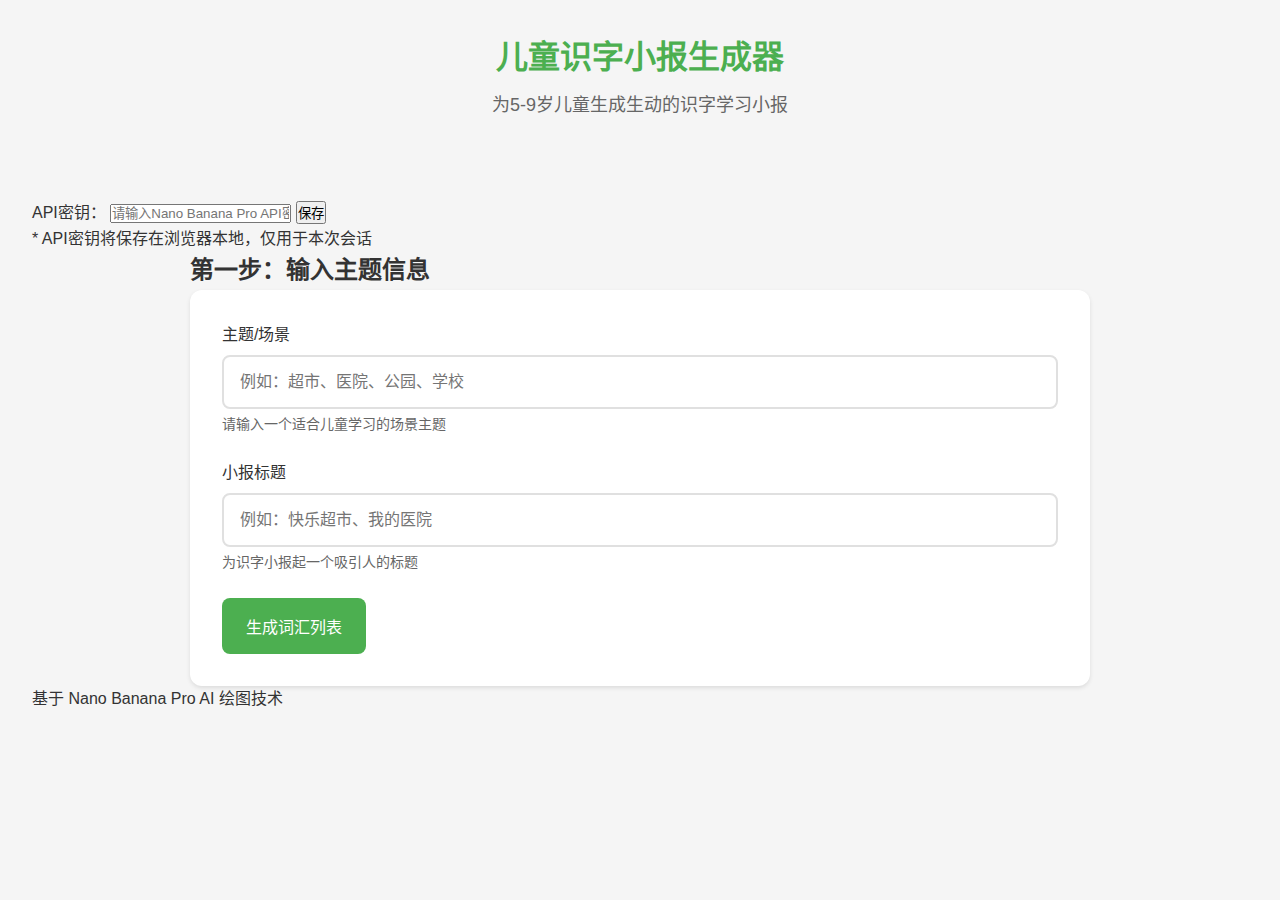
<file: index.html>
<!DOCTYPE html>
<html lang="zh-CN">
<head>
    <meta charset="UTF-8">
    <meta name="viewport" content="width=device-width, initial-scale=1.0">
    <title>儿童识字小报生成器</title>
    <link rel="stylesheet" href="css/style.css">
    <link rel="stylesheet" href="css/components.css">
    <link rel="stylesheet" href="css/responsive.css">
</head>
<body>
    <div class="app-container">
        <!-- 顶部标题 -->
        <header class="header">
            <h1>儿童识字小报生成器</h1>
            <p class="subtitle">为5-9岁儿童生成生动的识字学习小报</p>
        </header>

        <!-- API密钥设置 -->
        <div class="api-key-section">
            <div class="api-key-input">
                <label for="apiKey">API密钥：</label>
                <input type="password" id="apiKey" placeholder="请输入Nano Banana Pro API密钥">
                <button id="saveApiKey" class="btn-small">保存</button>
            </div>
            <p class="api-note">* API密钥将保存在浏览器本地，仅用于本次会话</p>
        </div>

        <!-- 主容器 -->
        <div class="container">
            <!-- 步骤1：输入表单 -->
            <section id="step1" class="step active">
                <h2>第一步：输入主题信息</h2>
                <div class="form-container">
                    <form id="topicForm">
                        <div class="form-group">
                            <label for="topic">主题/场景</label>
                            <input type="text" id="topic" placeholder="例如：超市、医院、公园、学校" required>
                            <small>请输入一个适合儿童学习的场景主题</small>
                        </div>
                        <div class="form-group">
                            <label for="title">小报标题</label>
                            <input type="text" id="title" placeholder="例如：快乐超市、我的医院" required>
                            <small>为识字小报起一个吸引人的标题</small>
                        </div>
                        <button type="submit" class="btn-primary">生成词汇列表</button>
                    </form>
                </div>
            </section>

            <!-- 步骤2：词汇展示 -->
            <section id="step2" class="step">
                <h2>第二步：确认词汇列表</h2>
                <div class="vocabulary-container">
                    <div class="vocabulary-tabs">
                        <button class="tab-btn active" data-category="all">全部</button>
                        <button class="tab-btn" data-category="core">核心角色</button>
                        <button class="tab-btn" data-category="item">常见物品</button>
                        <button class="tab-btn" data-category="env">环境装饰</button>
                    </div>
                    <div id="vocabularyList" class="vocabulary-list">
                        <!-- 词汇列表将通过JS动态生成 -->
                    </div>
                    <div class="vocabulary-actions">
                        <button id="regenerateBtn" class="btn-secondary">重新生成</button>
                        <button id="confirmBtn" class="btn-primary">确认使用这些词汇</button>
                    </div>
                </div>
            </section>

            <!-- 步骤3：生成中 -->
            <section id="step3" class="step">
                <h2>第三步：正在生成小报</h2>
                <div class="progress-container">
                    <div class="loading-animation">
                        <div class="spinner"></div>
                    </div>
                    <div class="progress-bar-container">
                        <div class="progress-bar">
                            <div class="progress-fill" id="progressFill"></div>
                        </div>
                        <p class="progress-text" id="progressText">正在调用AI生成小报...</p>
                    </div>
                    <div class="task-details">
                        <p id="taskId"></p>
                        <button id="cancelBtn" class="btn-danger">取消生成</button>
                    </div>
                </div>
            </section>

            <!-- 步骤4：结果展示 -->
            <section id="step4" class="step">
                <h2>第四步：生成完成</h2>
                <div class="result-container">
                    <div class="report-preview" id="reportPreview">
                        <!-- 图片预览将通过JS动态生成 -->
                    </div>
                    <div class="result-actions">
                        <button id="downloadBtn" class="btn-primary">
                            <span class="icon">⬇</span>
                            下载高清图片
                        </button>
                        <button id="regenerateImageBtn" class="btn-secondary">
                            <span class="icon">🔄</span>
                            重新生成图片
                        </button>
                        <button id="newReportBtn" class="btn-secondary">
                            <span class="icon">➕</span>
                            生成新的小报
                        </button>
                    </div>
                </div>
            </section>
        </div>

        <!-- 错误提示模态框 -->
        <div id="errorModal" class="modal">
            <div class="modal-content">
                <h3>错误提示</h3>
                <p id="errorMessage"></p>
                <button id="closeErrorModal" class="btn-primary">确定</button>
            </div>
        </div>

        <!-- 页脚 -->
        <footer class="footer">
            <p>基于 Nano Banana Pro AI 绘图技术</p>
        </footer>
    </div>

    <!-- 引入JavaScript文件 -->
    <script src="lib/pinyin.js"></script>
    <script src="js/config.js"></script>
    <script src="js/utils.js"></script>
    <script src="js/prompt.js"></script>
    <script src="js/vocabulary.js"></script>
    <script src="js/api.js"></script>
    <script src="js/app.js"></script>
</body>
</html>
</file>
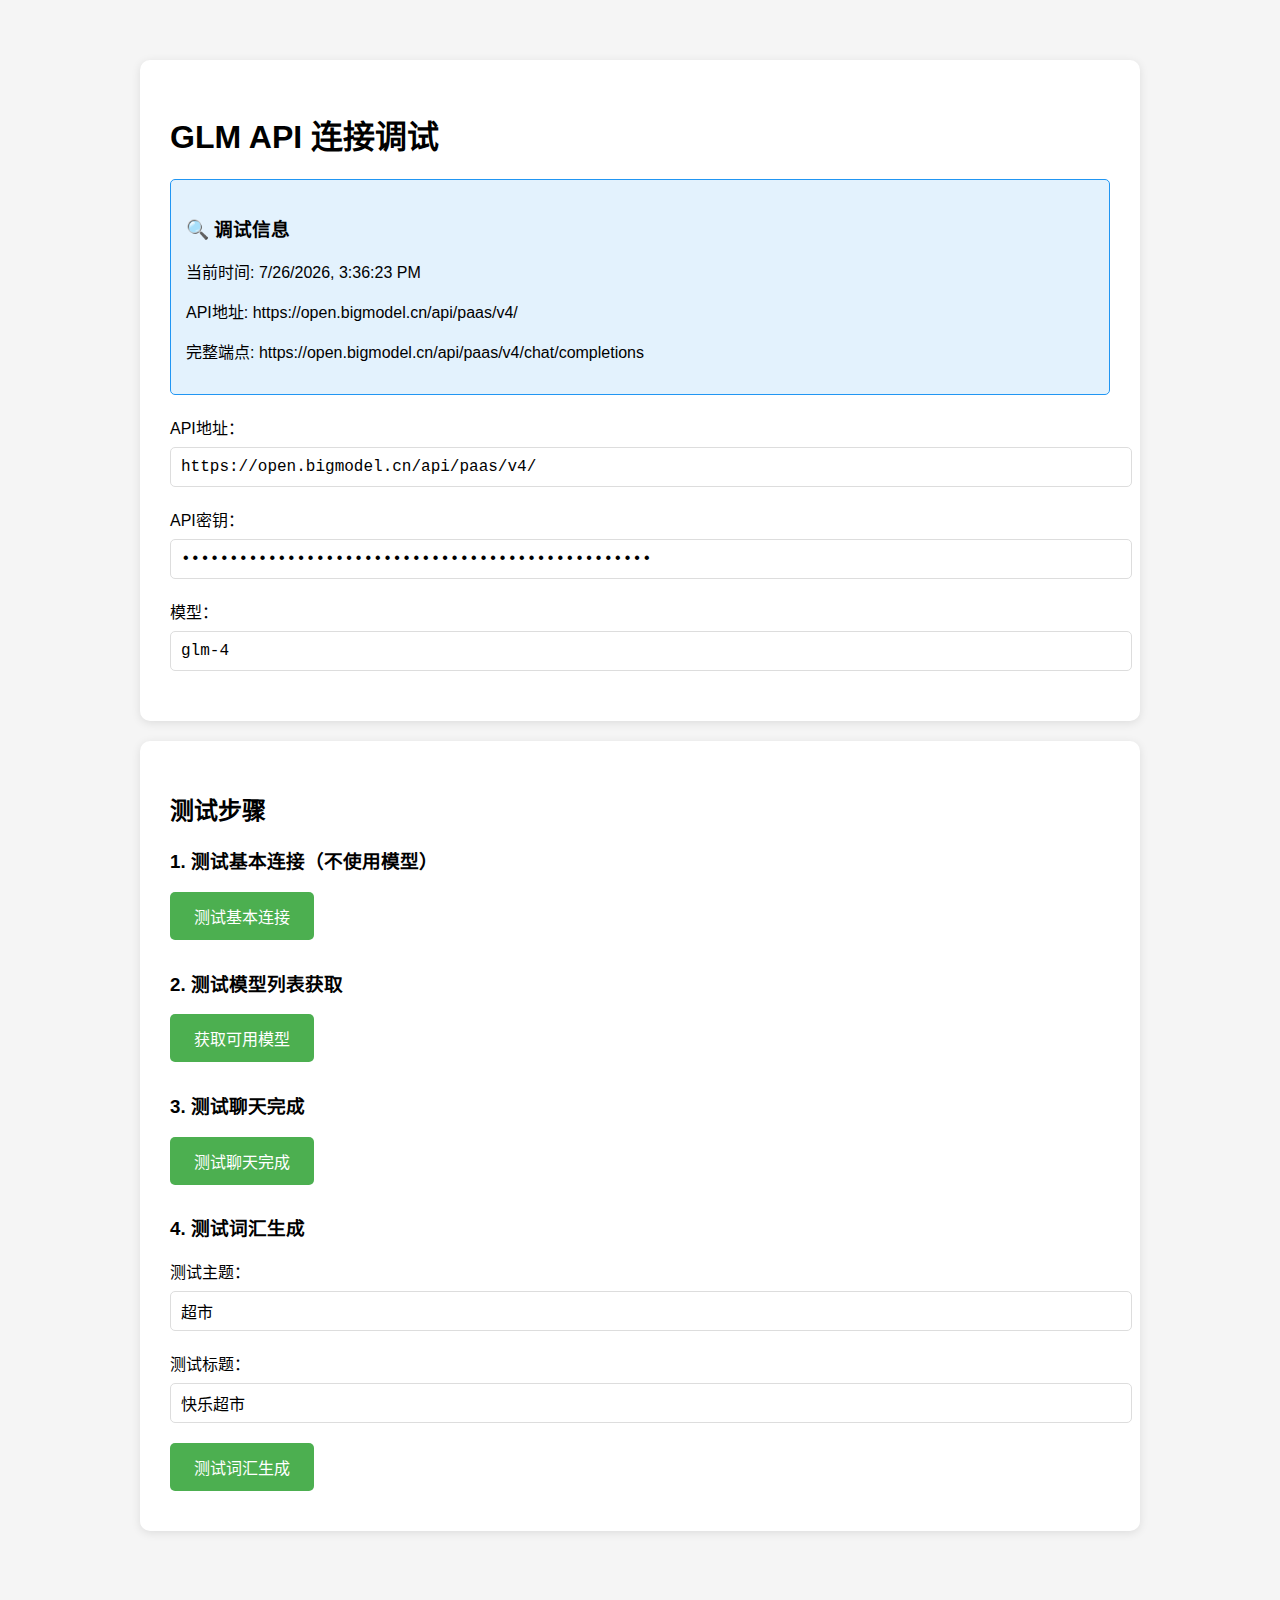
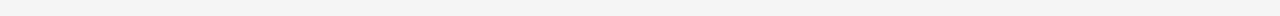
<file: debug-glm-api.html>
<!DOCTYPE html>
<html lang="zh-CN">
<head>
    <meta charset="UTF-8">
    <meta name="viewport" content="width=device-width, initial-scale=1.0">
    <title>GLM API 调试页面</title>
    <style>
        body {
            font-family: -apple-system, BlinkMacSystemFont, 'Segoe UI', Roboto, sans-serif;
            max-width: 1000px;
            margin: 40px auto;
            padding: 20px;
            background-color: #f5f5f5;
        }
        .container {
            background: white;
            padding: 30px;
            border-radius: 10px;
            box-shadow: 0 2px 10px rgba(0,0,0,0.1);
            margin-bottom: 20px;
        }
        .form-group {
            margin-bottom: 20px;
        }
        label {
            display: block;
            margin-bottom: 8px;
            font-weight: 500;
        }
        input, textarea {
            width: 100%;
            padding: 10px;
            border: 1px solid #ddd;
            border-radius: 5px;
            font-size: 16px;
            font-family: monospace;
        }
        button {
            background-color: #4CAF50;
            color: white;
            border: none;
            padding: 12px 24px;
            border-radius: 5px;
            font-size: 16px;
            cursor: pointer;
            margin-right: 10px;
            margin-bottom: 10px;
        }
        button:hover {
            background-color: #45a049;
        }
        button:disabled {
            background-color: #ccc;
            cursor: not-allowed;
        }
        .result {
            margin-top: 20px;
            padding: 20px;
            background-color: #f9f9f9;
            border-radius: 5px;
            border-left: 4px solid #4CAF50;
        }
        .error {
            border-left-color: #f44336;
            background-color: #fff5f5;
        }
        .warning {
            border-left-color: #ff9800;
            background-color: #fffbf0;
        }
        pre {
            white-space: pre-wrap;
            word-break: break-word;
            margin: 10px 0;
            font-size: 14px;
            background: #f0f0f0;
            padding: 10px;
            border-radius: 3px;
            overflow-x: auto;
        }
        .loading {
            display: inline-block;
            width: 20px;
            height: 20px;
            border: 2px solid #f3f3f3;
            border-top: 2px solid #4CAF50;
            border-radius: 50%;
            animation: spin 1s linear infinite;
            margin-right: 10px;
        }
        @keyframes spin {
            0% { transform: rotate(0deg); }
            100% { transform: rotate(360deg); }
        }
        .tab {
            background: #f0f0f0;
            padding: 10px;
            margin: 10px 0;
            border-radius: 5px;
        }
        .tab-title {
            font-weight: bold;
            margin-bottom: 10px;
            color: #333;
        }
        .debug-info {
            background: #e3f2fd;
            border: 1px solid #2196f3;
            padding: 15px;
            border-radius: 5px;
            margin-bottom: 20px;
        }
    </style>
</head>
<body>
    <div class="container">
        <h1>GLM API 连接调试</h1>

        <div class="debug-info">
            <h3>🔍 调试信息</h3>
            <p>当前时间: <span id="currentTime"></span></p>
            <p>API地址: <span id="displayUrl"></span></p>
            <p>完整端点: <span id="fullEndpoint"></span></p>
        </div>

        <div class="form-group">
            <label for="apiUrl">API地址：</label>
            <input type="url" id="apiUrl" value="https://open.bigmodel.cn/api/paas/v4/">
        </div>

        <div class="form-group">
            <label for="apiKey">API密钥：</label>
            <input type="password" id="apiKey" value="5fa16f6e3bbc42be8ef961267db1a0fc.mFY3GH2AqsakYnEF">
        </div>

        <div class="form-group">
            <label for="model">模型：</label>
            <input type="text" id="model" value="glm-4">
        </div>
    </div>

    <div class="container">
        <h2>测试步骤</h2>

        <h3>1. 测试基本连接（不使用模型）</h3>
        <button onclick="testBasicConnection()" id="testBasicBtn">测试基本连接</button>

        <h3>2. 测试模型列表获取</h3>
        <button onclick="testModels()" id="testModelsBtn">获取可用模型</button>

        <h3>3. 测试聊天完成</h3>
        <button onclick="testChatCompletion()" id="testChatBtn">测试聊天完成</button>

        <h3>4. 测试词汇生成</h3>
        <div class="form-group">
            <label for="testTopic">测试主题：</label>
            <input type="text" id="testTopic" value="超市">
        </div>
        <div class="form-group">
            <label for="testTitle">测试标题：</label>
            <input type="text" id="testTitle" value="快乐超市">
        </div>
        <button onclick="testVocabularyGeneration()" id="testVocabBtn">测试词汇生成</button>

        <div id="result"></div>
    </div>

    <script>
        // 更新调试信息
        function updateDebugInfo() {
            const url = document.getElementById('apiUrl').value;
            const model = document.getElementById('model').value;

            document.getElementById('currentTime').textContent = new Date().toLocaleString();
            document.getElementById('displayUrl').textContent = url;
            document.getElementById('fullEndpoint').textContent = `${url.replace(/\/$/, '')}/chat/completions`;
        }

        // 页面加载时更新信息
        updateDebugInfo();
        document.getElementById('apiUrl').addEventListener('input', updateDebugInfo);
        document.getElementById('model').addEventListener('input', updateDebugInfo);

        // 显示结果
        function showResult(content, isError = false, isWarning = false) {
            const result = document.getElementById('result');
            const className = isError ? 'error' : (isWarning ? 'warning' : '');
            result.innerHTML = `
                <div class="result ${className}">
                    ${content}
                </div>
            `;
        }

        // 测试基本连接
        async function testBasicConnection() {
            const btn = document.getElementById('testBasicBtn');
            const apiUrl = document.getElementById('apiUrl').value.trim().replace(/\/$/, '');
            const apiKey = document.getElementById('apiKey').value.trim();

            btn.disabled = true;
            btn.innerHTML = '<span class="loading"></span>测试中...';

            showResult('<h3>正在测试基本连接...</h3>');

            try {
                // 尝试访问基础端点
                const response = await fetch(`${apiUrl}/`, {
                    method: 'GET',
                    headers: {
                        'Authorization': `Bearer ${apiKey}`
                    }
                });

                showResult(`
                    <h3>基本连接测试结果：</h3>
                    <p><strong>状态码:</strong> ${response.status}</p>
                    <p><strong>状态文本:</strong> ${response.statusText}</p>
                    <p><strong>响应头:</strong></p>
                    <pre>${JSON.stringify(Object.fromEntries(response.headers), null, 2)}</pre>
                `, response.status >= 400);
            } catch (error) {
                showResult(`
                    <h3>❌ 连接失败</h3>
                    <p><strong>错误信息:</strong> ${error.message}</p>
                    <p><strong>可能的原因:</strong></p>
                    <ul>
                        <li>网络连接问题</li>
                        <li>CORS限制（可能需要使用服务器代理）</li>
                        <li>API地址不正确</li>
                    </ul>
                `, true);
            } finally {
                btn.disabled = false;
                btn.innerHTML = '测试基本连接';
            }
        }

        // 测试模型列表
        async function testModels() {
            const btn = document.getElementById('testModelsBtn');
            const apiUrl = document.getElementById('apiUrl').value.trim().replace(/\/$/, '');
            const apiKey = document.getElementById('apiKey').value.trim();

            btn.disabled = true;
            btn.innerHTML = '<span class="loading"></span>获取中...';

            try {
                const response = await fetch(`${apiUrl}/models`, {
                    method: 'GET',
                    headers: {
                        'Authorization': `Bearer ${apiKey}`,
                        'Content-Type': 'application/json'
                    }
                });

                const data = await response.json();

                if (response.ok) {
                    showResult(`
                        <h3>✓ 模型列表获取成功</h3>
                        <pre>${JSON.stringify(data, null, 2)}</pre>
                    `);
                } else {
                    showResult(`
                        <h3>❌ 获取模型列表失败</h3>
                        <p><strong>状态码:</strong> ${response.status}</p>
                        <p><strong>响应:</strong></p>
                        <pre>${JSON.stringify(data, null, 2)}</pre>
                    `, true);
                }
            } catch (error) {
                showResult(`
                    <h3>❌ 请求失败</h3>
                    <p>${error.message}</p>
                `, true);
            } finally {
                btn.disabled = false;
                btn.innerHTML = '获取可用模型';
            }
        }

        // 测试聊天完成
        async function testChatCompletion() {
            const btn = document.getElementById('testChatBtn');
            const apiUrl = document.getElementById('apiUrl').value.trim().replace(/\/$/, '');
            const apiKey = document.getElementById('apiKey').value.trim();
            const model = document.getElementById('model').value;

            btn.disabled = true;
            btn.innerHTML = '<span class="loading"></span>测试中...';

            const requestBody = {
                model: model,
                messages: [
                    {
                        role: 'user',
                        content: '请回复"连接成功"'
                    }
                ],
                max_tokens: 10
            };

            showResult(`
                <h3>正在测试聊天完成...</h3>
                <p><strong>请求端点:</strong> ${apiUrl}/chat/completions</p>
                <p><strong>请求体:</strong></p>
                <pre>${JSON.stringify(requestBody, null, 2)}</pre>
            `);

            try {
                const response = await fetch(`${apiUrl}/chat/completions`, {
                    method: 'POST',
                    headers: {
                        'Authorization': `Bearer ${apiKey}`,
                        'Content-Type': 'application/json'
                    },
                    body: JSON.stringify(requestBody)
                });

                const data = await response.json();

                if (response.ok) {
                    showResult(`
                        <h3>✓ 聊天完成测试成功</h3>
                        <p><strong>模型响应:</strong></p>
                        <pre>${JSON.stringify(data, null, 2)}</pre>
                    `);
                } else {
                    showResult(`
                        <h3>❌ 聊天完成失败</h3>
                        <p><strong>状态码:</strong> ${response.status}</p>
                        <p><strong>错误响应:</strong></p>
                        <pre>${JSON.stringify(data, null, 2)}</pre>

                        <div class="warning">
                            <h4>💡 常见问题：</h4>
                            <ul>
                                <li>401: API密钥无效或已过期</li>
                                <li>404: 端点路径不正确</li>
                                <li>429: 请求频率限制</li>
                                <li>500: 服务器内部错误</li>
                            </ul>
                        </div>
                    `, true);
                }
            } catch (error) {
                showResult(`
                    <h3>❌ 网络错误</h3>
                    <p><strong>错误:</strong> ${error.message}</p>
                    <p><strong>注意:</strong> 如果看到CORS错误，这是因为浏览器限制了跨域请求。API调用必须在服务器环境中进行。</p>
                `, true);
            } finally {
                btn.disabled = false;
                btn.innerHTML = '测试聊天完成';
            }
        }

        // 测试词汇生成
        async function testVocabularyGeneration() {
            const btn = document.getElementById('testVocabBtn');
            const apiUrl = document.getElementById('apiUrl').value.trim().replace(/\/$/, '');
            const apiKey = document.getElementById('apiKey').value.trim();
            const model = document.getElementById('model').value;
            const topic = document.getElementById('testTopic').value;
            const title = document.getElementById('testTitle').value;

            btn.disabled = true;
            btn.innerHTML = '<span class="loading"></span>生成中...';

            const prompt = `请为"${topic}"这个主题生成3个适合5-9岁儿童认识的名词，每个词包含汉字和带声调拼音。返回JSON格式：{"words": [{"word": "示例", "pinyin": "shì lì"}]}`;

            try {
                const response = await fetch(`${apiUrl}/chat/completions`, {
                    method: 'POST',
                    headers: {
                        'Authorization': `Bearer ${apiKey}`,
                        'Content-Type': 'application/json'
                    },
                    body: JSON.stringify({
                        model: model,
                        messages: [
                            {
                                role: 'system',
                                content: '你是一个专业的儿童教育内容生成助手。'
                            },
                            {
                                role: 'user',
                                content: prompt
                            }
                        ],
                        temperature: 0.7,
                        max_tokens: 500
                    })
                });

                const data = await response.json();

                if (response.ok) {
                    showResult(`
                        <h3>✓ 词汇生成测试成功</h3>
                        <p><strong>生成的词汇:</strong></p>
                        <pre>${JSON.stringify(data, null, 2)}</pre>
                    `);
                } else {
                    showResult(`
                        <h3>❌ 词汇生成失败</h3>
                        <p><strong>状态码:</strong> ${response.status}</p>
                        <pre>${JSON.stringify(data, null, 2)}</pre>
                    `, true);
                }
            } catch (error) {
                showResult(`
                    <h3>❌ 错误</h3>
                    <p>${error.message}</p>
                `, true);
            } finally {
                btn.disabled = false;
                btn.innerHTML = '测试词汇生成';
            }
        }
    </script>
</body>
</html>
</file>
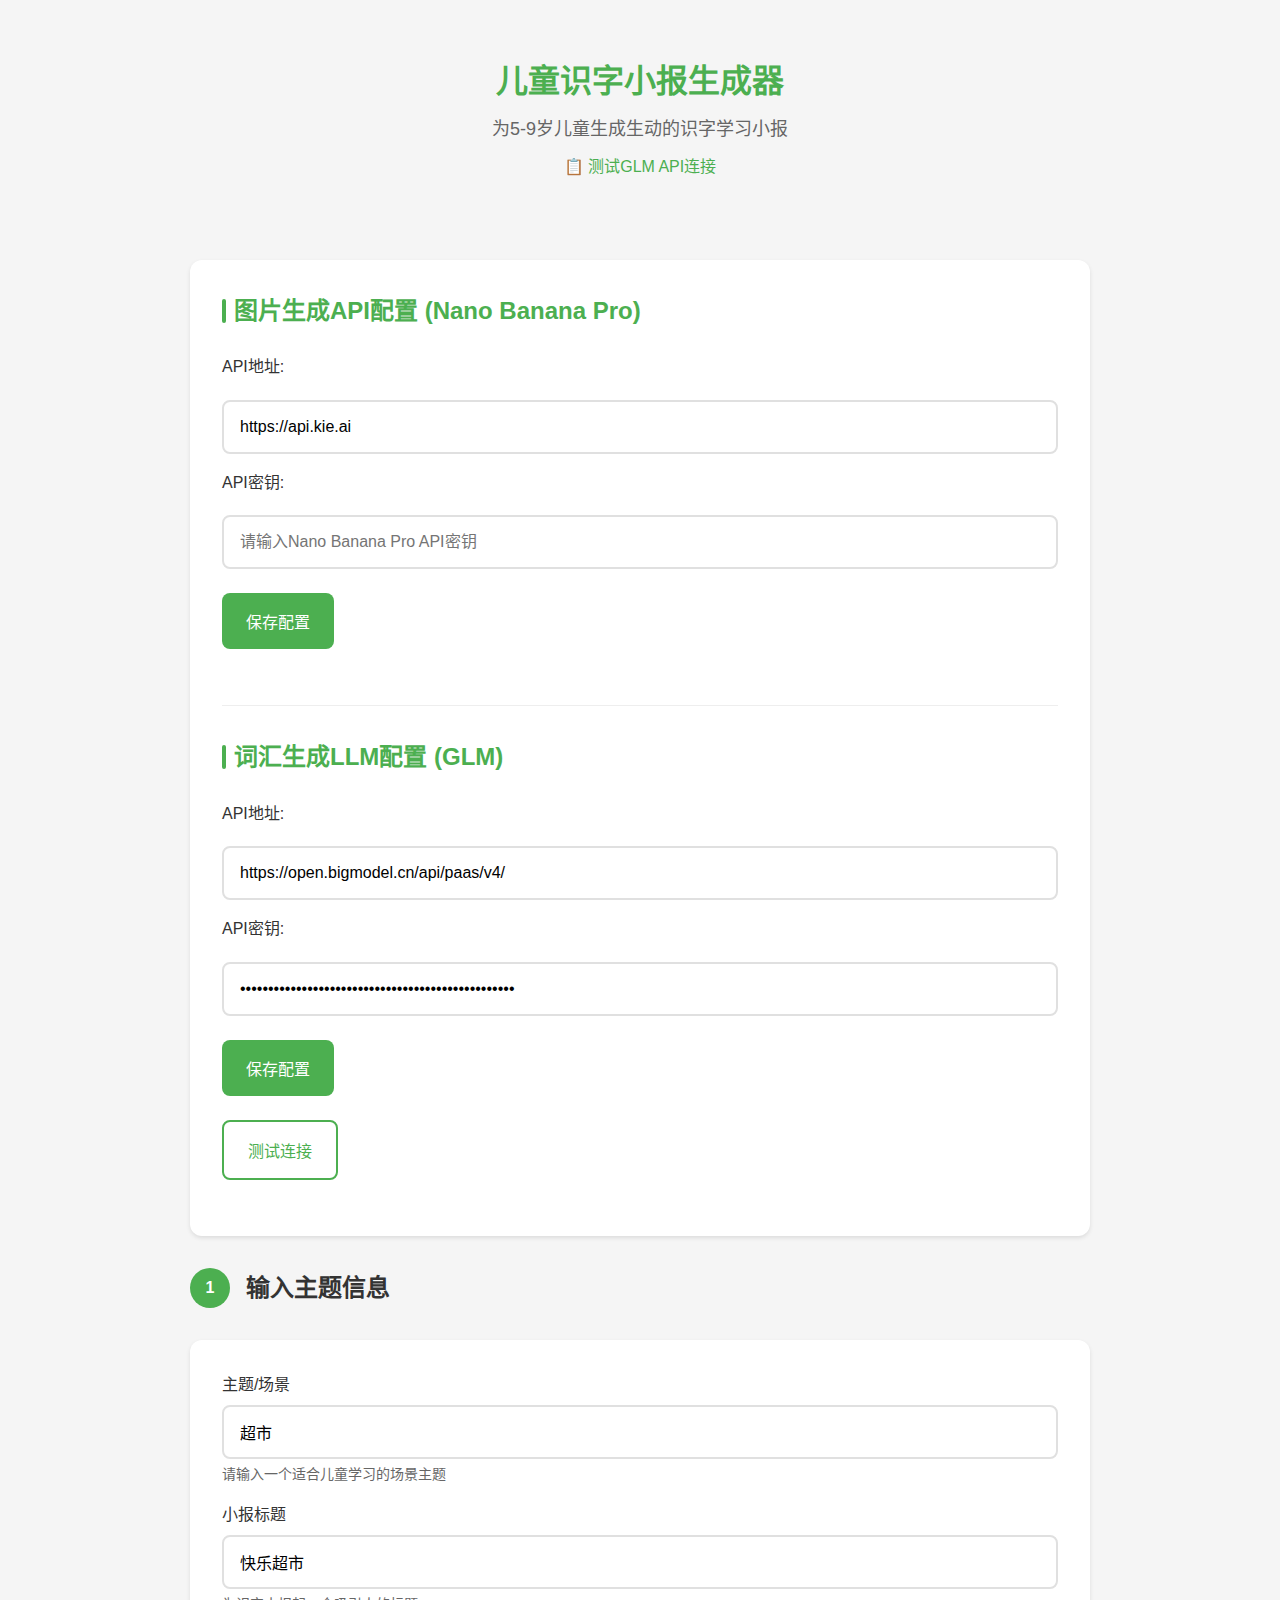
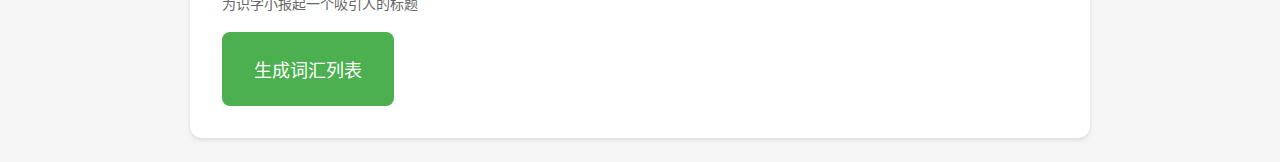
<file: index-with-api.html>
<!DOCTYPE html>
<html lang="zh-CN">
<head>
    <meta charset="UTF-8">
    <meta name="viewport" content="width=device-width, initial-scale=1.0">
    <title>儿童识字小报生成器</title>
    <link rel="stylesheet" href="css/style.css">
    <link rel="stylesheet" href="css/api-config.css">
</head>
<body>
    <div class="app-container">
        <!-- 头部 -->
        <header class="header">
            <h1>儿童识字小报生成器</h1>
            <p class="subtitle">为5-9岁儿童生成生动的识字学习小报</p>
            <div style="margin-top: 10px;">
                <a href="test-glm-api.html" style="color: #4CAF50; text-decoration: none;">📋 测试GLM API连接</a>
            </div>
        </header>

        <!-- API配置区域 -->
        <div class="api-config-section">
            <!-- 图片生成API配置 -->
            <div class="config-block">
                <h3>图片生成API配置 (Nano Banana Pro)</h3>
                <div class="api-config">
                    <label for="nanobananaUrl">API地址:</label>
                    <input type="url" id="nanobananaUrl" placeholder="https://api.kie.ai" value="https://api.kie.ai">

                    <label for="nanobananaKey">API密钥:</label>
                    <input type="password" id="nanobananaKey" placeholder="请输入Nano Banana Pro API密钥">

                    <button id="saveNanobananaConfig" class="btn-primary">保存配置</button>
                    <span class="status-indicator" id="nanobananaStatus"></span>
                </div>
            </div>

            <!-- 词汇生成LLM配置 -->
            <div class="config-block">
                <h3>词汇生成LLM配置 (GLM)</h3>
                <div class="api-config">
                    <label for="llmUrl">API地址:</label>
                    <input type="url" id="llmUrl" placeholder="https://open.bigmodel.cn/api/paas/v4/" value="https://open.bigmodel.cn/api/paas/v4/">

                    <label for="llmKey">API密钥:</label>
                    <input type="password" id="llmKey" placeholder="请输入GLM API密钥" value="5fa16f6e3bbc42be8ef961267db1a0fc.mFY3GH2AqsakYnEF">

                    <button id="saveLlmConfig" class="btn-primary">保存配置</button>
                    <button id="testLlmConnection" class="btn-secondary">测试连接</button>
                    <span class="status-indicator" id="llmStatus"></span>
                </div>
            </div>
        </div>

        <!-- 主容器 -->
        <div class="container">
            <!-- 步骤1：输入表单 -->
            <section id="step1" class="step active">
                <div class="step-header">
                    <span class="step-number">1</span>
                    <h2>输入主题信息</h2>
                </div>
                <div class="form-container">
                    <form id="topicForm">
                        <div class="form-group">
                            <label for="topic">主题/场景</label>
                            <input type="text" id="topic" placeholder="例如：超市、医院、公园、学校" value="超市" required>
                            <small>请输入一个适合儿童学习的场景主题</small>
                        </div>
                        <div class="form-group">
                            <label for="title">小报标题</label>
                            <input type="text" id="title" placeholder="例如：快乐超市、我的医院" value="快乐超市" required>
                            <small>为识字小报起一个吸引人的标题</small>
                        </div>
                        <button type="submit" class="btn-primary btn-large">生成词汇列表</button>
                    </form>
                </div>
            </section>

            <!-- 步骤2：词汇展示 -->
            <section id="step2" class="step">
                <div class="step-header">
                    <span class="step-number">2</span>
                    <h2>确认词汇列表</h2>
                </div>
                <div class="vocabulary-container">
                    <div class="vocabulary-tabs">
                        <button class="tab-btn active" data-category="all">全部</button>
                        <button class="tab-btn" data-category="core">核心角色与设施</button>
                        <button class="tab-btn" data-category="items">常见物品</button>
                        <button class="tab-btn" data-category="env">环境装饰</button>
                    </div>
                    <div id="vocabularyList" class="vocabulary-list">
                        <!-- 词汇将通过JavaScript动态生成 -->
                    </div>
                    <div class="step-actions">
                        <button id="regenerateBtn" class="btn-secondary">重新生成</button>
                        <button id="confirmBtn" class="btn-primary btn-large">确认使用</button>
                    </div>
                </div>
            </section>

            <!-- 步骤3：生成中 -->
            <section id="step3" class="step">
                <div class="step-header">
                    <span class="step-number">3</span>
                    <h2>正在生成小报</h2>
                </div>
                <div class="progress-container">
                    <div class="progress-bar">
                        <div class="progress-fill" id="progressFill"></div>
                    </div>
                    <p class="progress-text" id="progressText">正在调用AI生成...</p>
                    <button id="cancelBtn" class="btn-secondary" style="display: none;">取消生成</button>
                </div>
            </section>

            <!-- 步骤4：结果展示 -->
            <section id="step4" class="step">
                <div class="step-header">
                    <span class="step-number">4</span>
                    <h2>生成完成</h2>
                </div>
                <div class="result-container">
                    <div id="reportPreview" class="report-preview">
                        <!-- 生成的图片将在这里显示 -->
                    </div>
                    <div class="result-actions">
                        <button id="downloadBtn" class="btn-primary btn-large">下载图片</button>
                        <button id="newReportBtn" class="btn-secondary">生成新的小报</button>
                    </div>
                </div>
            </section>
        </div>

        <!-- 错误提示模态框 -->
        <div id="errorModal" class="modal">
            <div class="modal-content">
                <h3>出错了</h3>
                <p id="errorMessage"></p>
                <button id="closeErrorModal" class="btn-primary">关闭</button>
            </div>
        </div>
    </div>

    <!-- 加载JavaScript -->
    <script src="js/config.js"></script>
    <script src="js/api-nanobanana.js"></script>
    <script src="js/api-llm.js"></script>
    <script src="js/vocabulary.js"></script>
    <script src="js/prompt-generator.js"></script>
    <script src="js/utils.js"></script>
    <script src="js/app.js"></script>
</body>
</html>
</file>
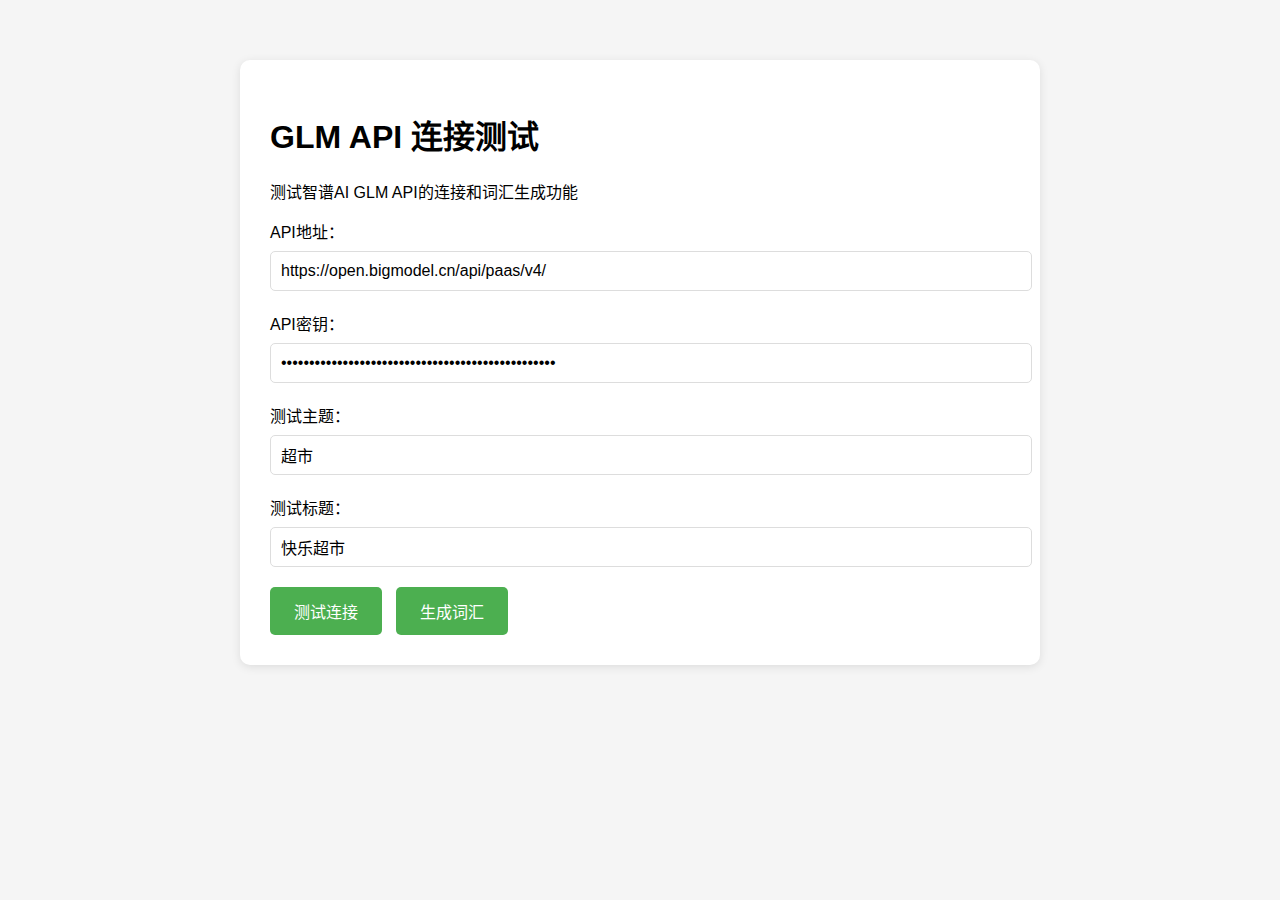
<file: test-glm-api.html>
<!DOCTYPE html>
<html lang="zh-CN">
<head>
    <meta charset="UTF-8">
    <meta name="viewport" content="width=device-width, initial-scale=1.0">
    <title>GLM API 测试</title>
    <style>
        body {
            font-family: -apple-system, BlinkMacSystemFont, 'Segoe UI', Roboto, sans-serif;
            max-width: 800px;
            margin: 40px auto;
            padding: 20px;
            background-color: #f5f5f5;
        }
        .container {
            background: white;
            padding: 30px;
            border-radius: 10px;
            box-shadow: 0 2px 10px rgba(0,0,0,0.1);
        }
        .form-group {
            margin-bottom: 20px;
        }
        label {
            display: block;
            margin-bottom: 8px;
            font-weight: 500;
        }
        input, textarea {
            width: 100%;
            padding: 10px;
            border: 1px solid #ddd;
            border-radius: 5px;
            font-size: 16px;
        }
        button {
            background-color: #4CAF50;
            color: white;
            border: none;
            padding: 12px 24px;
            border-radius: 5px;
            font-size: 16px;
            cursor: pointer;
            margin-right: 10px;
        }
        button:hover {
            background-color: #45a049;
        }
        button:disabled {
            background-color: #ccc;
            cursor: not-allowed;
        }
        .result {
            margin-top: 20px;
            padding: 20px;
            background-color: #f9f9f9;
            border-radius: 5px;
            border-left: 4px solid #4CAF50;
        }
        .error {
            border-left-color: #f44336;
        }
        pre {
            white-space: pre-wrap;
            word-break: break-word;
            margin: 10px 0;
        }
        .loading {
            display: inline-block;
            width: 20px;
            height: 20px;
            border: 2px solid #f3f3f3;
            border-top: 2px solid #4CAF50;
            border-radius: 50%;
            animation: spin 1s linear infinite;
            margin-right: 10px;
        }
        @keyframes spin {
            0% { transform: rotate(0deg); }
            100% { transform: rotate(360deg); }
        }
    </style>
</head>
<body>
    <div class="container">
        <h1>GLM API 连接测试</h1>
        <p>测试智谱AI GLM API的连接和词汇生成功能</p>

        <div class="form-group">
            <label for="apiUrl">API地址：</label>
            <input type="url" id="apiUrl" value="https://open.bigmodel.cn/api/paas/v4/" readonly>
        </div>

        <div class="form-group">
            <label for="apiKey">API密钥：</label>
            <input type="password" id="apiKey" value="5fa16f6e3bbc42be8ef961267db1a0fc.mFY3GH2AqsakYnEF">
        </div>

        <div class="form-group">
            <label for="topic">测试主题：</label>
            <input type="text" id="topic" value="超市" placeholder="例如：超市、医院、公园">
        </div>

        <div class="form-group">
            <label for="title">测试标题：</label>
            <input type="text" id="title" value="快乐超市" placeholder="例如：快乐超市">
        </div>

        <button onclick="testConnection()" id="testBtn">测试连接</button>
        <button onclick="generateVocabulary()" id="generateBtn">生成词汇</button>

        <div id="result"></div>
    </div>

    <script>
        // GLM API 客户端
        class GLMAPITest {
            constructor(baseUrl, apiKey) {
                this.baseUrl = baseUrl.replace(/\/$/, '');
                this.apiKey = apiKey;
            }

            async testConnection() {
                const response = await fetch(`${this.baseUrl}/chat/completions`, {
                    method: 'POST',
                    headers: {
                        'Authorization': `Bearer ${this.apiKey}`,
                        'Content-Type': 'application/json'
                    },
                    body: JSON.stringify({
                        model: 'glm-4',
                        messages: [
                            {
                                role: 'user',
                                content: '测试连接，请回复"连接成功"'
                            }
                        ],
                        max_tokens: 10
                    })
                });

                const data = await response.json();
                return { response, data };
            }

            async generateVocabulary(topic, title) {
                const prompt = `请为"${topic}"这个主题生成15-20个适合5-9岁儿童认识的名词，分为三类：
1. 核心角色与设施(3-5个)
2. 常见物品(5-8个)
3. 环境装饰(3-5个)

每个词包含汉字和带声调拼音。返回JSON格式：
{
  "core": [{"word": "收银员", "pinyin": "shōu yín yuán"}],
  "items": [{"word": "苹果", "pinyin": "píng guǒ"}],
  "env": [{"word": "出口", "pinyin": "chū kǒu"}]
}`;

                const response = await fetch(`${this.baseUrl}/chat/completions`, {
                    method: 'POST',
                    headers: {
                        'Authorization': `Bearer ${this.apiKey}`,
                        'Content-Type': 'application/json'
                    },
                    body: JSON.stringify({
                        model: 'glm-4',
                        messages: [
                            {
                                role: 'system',
                                content: '你是一个专业的儿童教育内容生成助手。'
                            },
                            {
                                role: 'user',
                                content: prompt
                            }
                        ],
                        temperature: 0.7,
                        max_tokens: 2000
                    })
                });

                const data = await response.json();
                return { response, data };
            }
        }

        // 测试连接
        async function testConnection() {
            const btn = document.getElementById('testBtn');
            const result = document.getElementById('result');

            btn.disabled = true;
            btn.innerHTML = '<span class="loading"></span>测试中...';

            try {
                const apiUrl = document.getElementById('apiUrl').value;
                const apiKey = document.getElementById('apiKey').value;

                const client = new GLMAPITest(apiUrl, apiKey);
                const { response, data } = await client.testConnection();

                if (response.ok && data.choices && data.choices.length > 0) {
                    result.innerHTML = `
                        <div class="result">
                            <h3>✓ 连接成功！</h3>
                            <p>API响应正常，可以正常使用。</p>
                            <pre>${JSON.stringify(data, null, 2)}</pre>
                        </div>
                    `;
                } else {
                    result.innerHTML = `
                        <div class="result error">
                            <h3>✗ 连接失败</h3>
                            <p>状态码: ${response.status}</p>
                            <pre>${JSON.stringify(data, null, 2)}</pre>
                        </div>
                    `;
                }
            } catch (error) {
                result.innerHTML = `
                    <div class="result error">
                        <h3>✗ 错误</h3>
                        <p>${error.message}</p>
                    </div>
                `;
            } finally {
                btn.disabled = false;
                btn.innerHTML = '测试连接';
            }
        }

        // 生成词汇
        async function generateVocabulary() {
            const btn = document.getElementById('generateBtn');
            const result = document.getElementById('result');

            btn.disabled = true;
            btn.innerHTML = '<span class="loading"></span>生成中...';

            try {
                const apiUrl = document.getElementById('apiUrl').value;
                const apiKey = document.getElementById('apiKey').value;
                const topic = document.getElementById('topic').value;
                const title = document.getElementById('title').value;

                if (!topic || !title) {
                    throw new Error('请输入主题和标题');
                }

                const client = new GLMAPITest(apiUrl, apiKey);
                const { response, data } = await client.generateVocabulary(topic, title);

                if (response.ok && data.choices && data.choices.length > 0) {
                    const content = data.choices[0].message.content;
                    result.innerHTML = `
                        <div class="result">
                            <h3>✓ 词汇生成成功！</h3>
                            <p>主题：${topic}</p>
                            <p>标题：${title}</p>
                            <h4>生成内容：</h4>
                            <pre>${content}</pre>
                        </div>
                    `;

                    // 尝试解析JSON
                    try {
                        const jsonMatch = content.match(/```json\s*([\s\S]*?)\s*```/);
                        const jsonStr = jsonMatch ? jsonMatch[1] : content;
                        const vocabulary = JSON.parse(jsonStr);

                        result.innerHTML += `
                            <div class="result">
                                <h3>✓ 解析成功！</h3>
                                <p><strong>核心角色与设施 (${vocabulary.core.length}个):</strong></p>
                                <ul>
                                    ${vocabulary.core.map(item => `<li>${item.pinyin} - ${item.word}</li>`).join('')}
                                </ul>
                                <p><strong>常见物品 (${vocabulary.items.length}个):</strong></p>
                                <ul>
                                    ${vocabulary.items.map(item => `<li>${item.pinyin} - ${item.word}</li>`).join('')}
                                </ul>
                                <p><strong>环境装饰 (${vocabulary.env.length}个):</strong></p>
                                <ul>
                                    ${vocabulary.env.map(item => `<li>${item.pinyin} - ${item.word}</li>`).join('')}
                                </ul>
                            </div>
                        `;
                    } catch (e) {
                        result.innerHTML += `
                            <div class="result error">
                                <h3>⚠ JSON解析失败</h3>
                                <p>可能返回的内容格式不正确</p>
                            </div>
                        `;
                    }
                } else {
                    result.innerHTML = `
                        <div class="result error">
                            <h3>✗ 生成失败</h3>
                            <p>状态码: ${response.status}</p>
                            <pre>${JSON.stringify(data, null, 2)}</pre>
                        </div>
                    `;
                }
            } catch (error) {
                result.innerHTML = `
                    <div class="result error">
                        <h3>✗ 错误</h3>
                        <p>${error.message}</p>
                    </div>
                `;
            } finally {
                btn.disabled = false;
                btn.innerHTML = '生成词汇';
            }
        }
    </script>
</body>
</html>
</file>
<file: css/style.css>
/* 基础样式 */
:root {
    /* 颜色 */
    --primary-color: #4CAF50;
    --primary-light: #81C784;
    --primary-dark: #388E3C;
    --secondary-color: #2196F3;
    --accent-color: #FF9800;
    --danger-color: #F44336;
    --warning-color: #FF9800;
    --success-color: #4CAF50;

    /* 文本颜色 */
    --text-primary: #333333;
    --text-secondary: #666666;
    --text-light: #999999;
    --text-white: #FFFFFF;

    /* 背景颜色 */
    --bg-primary: #FFFFFF;
    --bg-secondary: #F5F5F5;
    --bg-light: #FAFAFA;
    --bg-card: #FFFFFF;

    /* 边框颜色 */
    --border-color: #E0E0E0;
    --border-light: #EEEEEE;

    /* 间距 */
    --spacing-xs: 4px;
    --spacing-sm: 8px;
    --spacing-md: 16px;
    --spacing-lg: 24px;
    --spacing-xl: 32px;
    --spacing-xxl: 48px;

    /* 圆角 */
    --border-radius: 8px;
    --border-radius-sm: 4px;
    --border-radius-lg: 12px;

    /* 阴影 */
    --shadow-sm: 0 2px 4px rgba(0, 0, 0, 0.1);
    --shadow-md: 0 4px 8px rgba(0, 0, 0, 0.15);
    --shadow-lg: 0 8px 16px rgba(0, 0, 0, 0.2);

    /* 过渡 */
    --transition-fast: 0.2s ease;
    --transition-base: 0.3s ease;
    --transition-slow: 0.5s ease;

    /* 字体 */
    --font-family: -apple-system, BlinkMacSystemFont, 'Segoe UI', Roboto, 'Helvetica Neue', Arial, sans-serif;
    --font-size-xs: 12px;
    --font-size-sm: 14px;
    --font-size-base: 16px;
    --font-size-lg: 18px;
    --font-size-xl: 24px;
    --font-size-xxl: 32px;
}

/* 重置样式 */
* {
    margin: 0;
    padding: 0;
    box-sizing: border-box;
}

body {
    font-family: var(--font-family);
    font-size: var(--font-size-base);
    color: var(--text-primary);
    background-color: var(--bg-secondary);
    line-height: 1.6;
}

/* 应用容器 */
.app-container {
    min-height: 100vh;
    padding: var(--spacing-lg);
}

/* 头部 */
.header {
    text-align: center;
    margin-bottom: var(--spacing-xxl);
    padding: var(--spacing-xl) 0;
}

.header h1 {
    font-size: var(--font-size-xxl);
    color: var(--primary-color);
    margin-bottom: var(--spacing-sm);
    font-weight: 700;
}

.subtitle {
    font-size: var(--font-size-lg);
    color: var(--text-secondary);
}

/* 主容器 */
.container {
    max-width: 900px;
    margin: 0 auto;
}

/* 步骤 */
.step {
    display: none;
    animation: fadeInUp var(--transition-base);
}

.step.active {
    display: block;
}

.step-header {
    display: flex;
    align-items: center;
    margin-bottom: var(--spacing-xl);
}

.step-number {
    display: inline-flex;
    align-items: center;
    justify-content: center;
    width: 40px;
    height: 40px;
    background-color: var(--primary-color);
    color: var(--text-white);
    border-radius: 50%;
    font-weight: 600;
    margin-right: var(--spacing-md);
    flex-shrink: 0;
}

.step-header h2 {
    font-size: var(--font-size-xl);
    color: var(--text-primary);
    font-weight: 600;
}

/* 表单样式 */
.form-container {
    background-color: var(--bg-card);
    padding: var(--spacing-xl);
    border-radius: var(--border-radius-lg);
    box-shadow: var(--shadow-sm);
}

.form-group {
    margin-bottom: var(--spacing-lg);
}

.form-group label {
    display: block;
    font-weight: 500;
    margin-bottom: var(--spacing-sm);
    color: var(--text-primary);
}

.form-group input[type="text"],
.form-group input[type="url"],
.form-group input[type="password"] {
    width: 100%;
    padding: var(--spacing-md);
    border: 2px solid var(--border-color);
    border-radius: var(--border-radius);
    font-size: var(--font-size-base);
    transition: all var(--transition-fast);
}

.form-group input:focus {
    outline: none;
    border-color: var(--primary-color);
    box-shadow: 0 0 0 3px rgba(76, 175, 80, 0.2);
}

.form-group small {
    display: block;
    margin-top: var(--spacing-xs);
    color: var(--text-secondary);
    font-size: var(--font-size-sm);
}

/* 按钮样式 */
.btn-primary {
    background-color: var(--primary-color);
    color: var(--text-white);
    border: none;
    padding: var(--spacing-md) var(--spacing-lg);
    border-radius: var(--border-radius);
    font-size: var(--font-size-base);
    font-weight: 500;
    cursor: pointer;
    transition: all var(--transition-fast);
}

.btn-primary:hover {
    background-color: var(--primary-dark);
    transform: translateY(-1px);
    box-shadow: var(--shadow-md);
}

.btn-primary:active {
    transform: translateY(0);
}

.btn-secondary {
    background-color: transparent;
    color: var(--primary-color);
    border: 2px solid var(--primary-color);
    padding: var(--spacing-md) var(--spacing-lg);
    border-radius: var(--border-radius);
    font-size: var(--font-size-base);
    font-weight: 500;
    cursor: pointer;
    transition: all var(--transition-fast);
}

.btn-secondary:hover {
    background-color: var(--primary-color);
    color: var(--text-white);
}

.btn-large {
    padding: var(--spacing-lg) var(--spacing-xl);
    font-size: var(--font-size-lg);
}

/* 词汇容器 */
.vocabulary-container {
    background-color: var(--bg-card);
    padding: var(--spacing-xl);
    border-radius: var(--border-radius-lg);
    box-shadow: var(--shadow-sm);
}

.vocabulary-tabs {
    display: flex;
    gap: var(--spacing-sm);
    margin-bottom: var(--spacing-lg);
    border-bottom: 2px solid var(--border-light);
    padding-bottom: var(--spacing-sm);
}

.tab-btn {
    background: none;
    border: none;
    padding: var(--spacing-sm) var(--spacing-md);
    color: var(--text-secondary);
    font-size: var(--font-size-base);
    cursor: pointer;
    transition: all var(--transition-fast);
    position: relative;
}

.tab-btn:hover {
    color: var(--primary-color);
}

.tab-btn.active {
    color: var(--primary-color);
    font-weight: 500;
}

.tab-btn.active::after {
    content: '';
    position: absolute;
    bottom: calc(-1 * var(--spacing-sm) - 2px);
    left: 0;
    right: 0;
    height: 2px;
    background-color: var(--primary-color);
}

.vocabulary-list {
    display: grid;
    grid-template-columns: repeat(auto-fill, minmax(200px, 1fr));
    gap: var(--spacing-md);
    margin-bottom: var(--spacing-xl);
}

.vocabulary-item {
    background-color: var(--bg-light);
    padding: var(--spacing-md);
    border-radius: var(--border-radius);
    border: 2px solid var(--border-light);
    transition: all var(--transition-fast);
}

.vocabulary-item:hover {
    border-color: var(--primary-light);
    transform: translateY(-2px);
    box-shadow: var(--shadow-sm);
}

.vocabulary-item .word {
    font-size: var(--font-size-lg);
    font-weight: 500;
    margin-bottom: var(--spacing-xs);
}

.vocabulary-item .pinyin {
    font-size: var(--font-size-sm);
    color: var(--text-secondary);
}

.step-actions {
    display: flex;
    gap: var(--spacing-md);
    justify-content: flex-end;
}

/* 进度条 */
.progress-container {
    background-color: var(--bg-card);
    padding: var(--spacing-xl);
    border-radius: var(--border-radius-lg);
    box-shadow: var(--shadow-sm);
    text-align: center;
}

.progress-bar {
    width: 100%;
    height: 8px;
    background-color: var(--border-light);
    border-radius: var(--border-radius-sm);
    overflow: hidden;
    margin-bottom: var(--spacing-lg);
}

.progress-fill {
    height: 100%;
    background-color: var(--primary-color);
    width: 0%;
    transition: width var(--transition-base);
    border-radius: var(--border-radius-sm);
}

.progress-text {
    color: var(--text-secondary);
    margin-bottom: var(--spacing-lg);
}

/* 结果容器 */
.result-container {
    background-color: var(--bg-card);
    padding: var(--spacing-xl);
    border-radius: var(--border-radius-lg);
    box-shadow: var(--shadow-sm);
}

.report-preview {
    text-align: center;
    margin-bottom: var(--spacing-xl);
}

.report-preview img {
    max-width: 100%;
    height: auto;
    border-radius: var(--border-radius);
    box-shadow: var(--shadow-md);
}

.result-actions {
    display: flex;
    gap: var(--spacing-md);
    justify-content: center;
}

/* 模态框 */
.modal {
    display: none;
    position: fixed;
    top: 0;
    left: 0;
    width: 100%;
    height: 100%;
    background-color: rgba(0, 0, 0, 0.5);
    z-index: 1000;
}

.modal.active {
    display: flex;
    align-items: center;
    justify-content: center;
}

.modal-content {
    background-color: var(--bg-card);
    padding: var(--spacing-xl);
    border-radius: var(--border-radius-lg);
    box-shadow: var(--shadow-lg);
    max-width: 500px;
    width: 90%;
    text-align: center;
}

.modal-content h3 {
    color: var(--danger-color);
    margin-bottom: var(--spacing-md);
}

.modal-content p {
    color: var(--text-secondary);
    margin-bottom: var(--spacing-lg);
}

/* 下载对话框特定样式 */
#downloadModal .modal-content {
    max-width: 600px;
    width: 90%;
}

#downloadModal ol {
    text-align: left;
    margin: 20px 0;
    padding-left: 20px;
    line-height: 1.8;
}

#downloadModal li {
    margin-bottom: 8px;
    color: var(--text-primary);
}

#downloadModal .button-group {
    display: flex;
    gap: var(--spacing-md);
    margin: 20px 0;
    flex-wrap: wrap;
}

#downloadModal .button-group button {
    flex: 1;
    min-width: 140px;
}

#downloadModal #imageUrl {
    width: 100%;
    padding: var(--spacing-sm);
    border: 1px solid var(--border-color);
    border-radius: var(--border-radius);
    font-size: var(--font-size-sm);
    background-color: var(--bg-disabled);
    color: var(--text-secondary);
    font-family: monospace;
    word-break: break-all;
}

#downloadModal #imageUrl:focus {
    outline: none;
    border-color: var(--primary-color);
    box-shadow: 0 0 0 2px rgba(76, 175, 80, 0.2);
}

/* 下载按钮状态 */
button:disabled {
    opacity: 0.6;
    cursor: not-allowed;
    transform: none !important;
}

button:disabled:hover {
    transform: none !important;
    box-shadow: none !important;
}

/* 动画 */
@keyframes fadeInUp {
    from {
        opacity: 0;
        transform: translateY(20px);
    }
    to {
        opacity: 1;
        transform: translateY(0);
    }
}

@keyframes spin {
    from {
        transform: rotate(0deg);
    }
    to {
        transform: rotate(360deg);
    }
}

/* 响应式设计 */
@media (max-width: 768px) {
    .app-container {
        padding: var(--spacing-md);
    }

    .header h1 {
        font-size: var(--font-size-xl);
    }

    .subtitle {
        font-size: var(--font-size-base);
    }

    .vocabulary-tabs {
        flex-wrap: wrap;
    }

    .tab-btn {
        flex: 1;
        min-width: 100px;
    }

    .vocabulary-list {
        grid-template-columns: repeat(auto-fill, minmax(150px, 1fr));
    }

    .step-actions {
        flex-direction: column;
    }

    .result-actions {
        flex-direction: column;
    }
}
</file>
<file: css/components.css>
/* 词汇列表组件 */
.vocabulary-container {
    max-width: 800px;
    margin: 0 auto;
}

.vocabulary-tabs {
    display: flex;
    gap: var(--spacing-sm);
    margin-bottom: var(--spacing-lg);
    border-bottom: 2px solid var(--border-color);
    padding-bottom: var(--spacing-sm);
}

.tab-btn {
    background: none;
    border: none;
    padding: var(--spacing-sm) var(--spacing-md);
    color: var(--text-secondary);
    cursor: pointer;
    transition: all var(--transition-fast);
    position: relative;
}

.tab-btn:hover {
    color: var(--primary-color);
}

.tab-btn.active {
    color: var(--primary-color);
    font-weight: 500;
}

.tab-btn.active::after {
    content: '';
    position: absolute;
    bottom: -2px;
    left: 0;
    right: 0;
    height: 2px;
    background: var(--primary-color);
}

.vocabulary-list {
    display: grid;
    grid-template-columns: repeat(auto-fill, minmax(200px, 1fr));
    gap: var(--spacing-md);
    margin-bottom: var(--spacing-xl);
}

.vocabulary-item {
    background: var(--bg-secondary);
    padding: var(--spacing-md);
    border-radius: var(--border-radius);
    text-align: center;
    transition: all var(--transition-fast);
    cursor: pointer;
    border: 2px solid transparent;
}

.vocabulary-item:hover {
    transform: translateY(-2px);
    box-shadow: var(--shadow-sm);
}

.vocabulary-item.selected {
    border-color: var(--primary-color);
    background: rgba(76, 175, 80, 0.1);
}

.vocabulary-item .hanzi {
    font-size: var(--font-size-xl);
    font-weight: bold;
    color: var(--text-primary);
    margin-bottom: var(--spacing-xs);
}

.vocabulary-item .pinyin {
    font-size: var(--font-size-sm);
    color: var(--text-secondary);
    font-family: 'Courier New', monospace;
}

.vocabulary-item .category {
    font-size: var(--font-size-xs);
    color: var(--text-disabled);
    margin-top: var(--spacing-xs);
    text-transform: uppercase;
}

.vocabulary-actions {
    display: flex;
    gap: var(--spacing-md);
    justify-content: center;
}

/* 进度条组件 */
.progress-container {
    text-align: center;
    max-width: 600px;
    margin: 0 auto;
}

.progress-bar-container {
    margin: var(--spacing-xl) 0;
}

.progress-bar {
    width: 100%;
    height: 8px;
    background: var(--border-color);
    border-radius: 4px;
    overflow: hidden;
}

.progress-fill {
    height: 100%;
    background: linear-gradient(90deg, var(--primary-color), var(--primary-light));
    width: 0%;
    transition: width 0.5s ease;
    border-radius: 4px;
}

.progress-text {
    color: var(--text-secondary);
    margin-top: var(--spacing-md);
    font-size: var(--font-size-lg);
}

.task-details {
    margin-top: var(--spacing-xl);
    padding: var(--spacing-md);
    background: var(--bg-secondary);
    border-radius: var(--border-radius);
}

.task-details p {
    font-size: var(--font-size-sm);
    color: var(--text-secondary);
    margin-bottom: var(--spacing-md);
    font-family: 'Courier New', monospace;
}

/* 结果展示组件 */
.result-container {
    max-width: 1000px;
    margin: 0 auto;
}

.report-preview {
    margin-bottom: var(--spacing-xl);
    text-align: center;
    background: var(--bg-secondary);
    padding: var(--spacing-lg);
    border-radius: var(--border-radius);
    min-height: 400px;
    display: flex;
    align-items: center;
    justify-content: center;
}

.report-preview img {
    max-width: 100%;
    height: auto;
    border-radius: var(--border-radius);
    box-shadow: var(--shadow-md);
    cursor: zoom-in;
    transition: transform var(--transition-fast);
}

.report-preview img:hover {
    transform: scale(1.02);
}

.report-preview .placeholder {
    color: var(--text-disabled);
    font-size: var(--font-size-lg);
}

.result-actions {
    display: flex;
    gap: var(--spacing-md);
    justify-content: center;
    flex-wrap: wrap;
}

.result-actions .btn-primary {
    font-size: var(--font-size-lg);
    padding: var(--spacing-md) var(--spacing-xl);
}

/* 词汇编辑功能 */
.vocabulary-item.editing {
    background: var(--bg-primary);
    border-color: var(--secondary-color);
}

.vocabulary-item input {
    width: 100%;
    padding: var(--spacing-xs);
    margin: var(--spacing-xs) 0;
    border: 1px solid var(--border-color);
    border-radius: 4px;
    font-size: var(--font-size-base);
}

.vocabulary-item input.hanzi-input {
    text-align: center;
    font-size: var(--font-size-lg);
    font-weight: bold;
}

.vocabulary-item input.pinyin-input {
    font-family: 'Courier New', monospace;
}

/* 确认对话框 */
.confirm-dialog {
    position: fixed;
    top: 50%;
    left: 50%;
    transform: translate(-50%, -50%);
    background: var(--bg-card);
    padding: var(--spacing-xl);
    border-radius: var(--border-radius);
    box-shadow: var(--shadow-lg);
    z-index: 1001;
    max-width: 400px;
    width: 90%;
}

.confirm-dialog h3 {
    margin-bottom: var(--spacing-md);
    color: var(--text-primary);
}

.confirm-dialog p {
    margin-bottom: var(--spacing-lg);
    color: var(--text-secondary);
}

.confirm-dialog .dialog-actions {
    display: flex;
    gap: var(--spacing-md);
    justify-content: flex-end;
}

/* 图片预览模态框 */
.image-preview-modal {
    position: fixed;
    top: 0;
    left: 0;
    width: 100%;
    height: 100%;
    background: rgba(0, 0, 0, 0.9);
    display: none;
    z-index: 1002;
    cursor: zoom-out;
}

.image-preview-modal.active {
    display: flex;
    align-items: center;
    justify-content: center;
}

.image-preview-modal img {
    max-width: 90%;
    max-height: 90%;
    object-fit: contain;
}

.image-preview-modal .close-btn {
    position: absolute;
    top: var(--spacing-lg);
    right: var(--spacing-lg);
    color: var(--bg-primary);
    font-size: var(--font-size-xxl);
    cursor: pointer;
    background: none;
    border: none;
}

/* 状态指示器 */
.status-indicator {
    display: inline-flex;
    align-items: center;
    gap: var(--spacing-xs);
    padding: var(--spacing-xs) var(--spacing-sm);
    border-radius: 12px;
    font-size: var(--font-size-sm);
    font-weight: 500;
}

.status-indicator.waiting {
    background: rgba(255, 152, 0, 0.1);
    color: var(--warning-color);
}

.status-indicator.processing {
    background: rgba(33, 150, 243, 0.1);
    color: var(--secondary-color);
}

.status-indicator.success {
    background: rgba(76, 175, 80, 0.1);
    color: var(--success-color);
}

.status-indicator.failed {
    background: rgba(244, 67, 54, 0.1);
    color: var(--danger-color);
}

.status-indicator::before {
    content: '';
    width: 8px;
    height: 8px;
    border-radius: 50%;
    background: currentColor;
}

.status-indicator.processing::before {
    animation: pulse 1.5s ease-in-out infinite;
}

/* 提示信息 */
.tooltip {
    position: relative;
    display: inline-block;
}

.tooltip::after {
    content: attr(data-tooltip);
    position: absolute;
    bottom: 100%;
    left: 50%;
    transform: translateX(-50%);
    background: rgba(0, 0, 0, 0.8);
    color: var(--bg-primary);
    padding: var(--spacing-xs) var(--spacing-sm);
    border-radius: 4px;
    font-size: var(--font-size-sm);
    white-space: nowrap;
    opacity: 0;
    pointer-events: none;
    transition: opacity var(--transition-fast);
}

.tooltip:hover::after {
    opacity: 1;
}

/* 词汇分类标签 */
.category-tag {
    display: inline-block;
    padding: 2px 8px;
    border-radius: 12px;
    font-size: var(--font-size-xs);
    font-weight: 500;
    text-transform: uppercase;
}

.category-tag.core {
    background: rgba(76, 175, 80, 0.2);
    color: var(--success-color);
}

.category-tag.item {
    background: rgba(33, 150, 243, 0.2);
    color: var(--secondary-color);
}

.category-tag.env {
    background: rgba(255, 152, 0, 0.2);
    color: var(--warning-color);
}

/* 加载骨架屏 */
.skeleton {
    background: linear-gradient(90deg,
        var(--border-color) 25%,
        rgba(224, 224, 224, 0.5) 50%,
        var(--border-color) 75%
    );
    background-size: 200% 100%;
    animation: loading 1.5s infinite;
    border-radius: var(--border-radius);
}

.skeleton-text {
    height: 1em;
    margin-bottom: 0.5em;
}

.skeleton-text.title {
    height: 2em;
    width: 60%;
}

@keyframes loading {
    0% {
        background-position: 200% 0;
    }
    100% {
        background-position: -200% 0;
    }
}
</file>
<file: css/responsive.css>
/* 响应式设计 */

/* 大屏幕设备 (1200px 及以上) */
@media (min-width: 1200px) {
    .app-container {
        padding: 0 var(--spacing-xl);
    }

    .vocabulary-list {
        grid-template-columns: repeat(4, 1fr);
    }

    .result-actions {
        flex-wrap: nowrap;
    }
}

/* 中等屏幕设备 (768px - 1199px) */
@media (max-width: 1199px) {
    .header h1 {
        font-size: 2.5rem;
    }

    .subtitle {
        font-size: var(--font-size-lg);
    }

    .vocabulary-list {
        grid-template-columns: repeat(3, 1fr);
    }

    .result-actions {
        flex-direction: column;
        align-items: center;
    }

    .result-actions button {
        width: 100%;
        max-width: 300px;
    }
}

/* 小屏幕设备 (576px - 767px) */
@media (max-width: 767px) {
    :root {
        --font-size-xxl: 28px;
        --font-size-xl: 22px;
        --spacing-xl: 20px;
        --spacing-xxl: 36px;
    }

    .app-container {
        padding: 0 var(--spacing-sm);
    }

    .header {
        margin: var(--spacing-sm) 0;
        padding: var(--spacing-lg) 0;
    }

    .api-key-input {
        flex-direction: column;
        align-items: stretch;
    }

    .api-key-input input {
        min-width: auto;
    }

    .step {
        padding: var(--spacing-lg);
    }

    .vocabulary-tabs {
        overflow-x: auto;
        -webkit-overflow-scrolling: touch;
        scrollbar-width: thin;
    }

    .vocabulary-tabs::-webkit-scrollbar {
        height: 4px;
    }

    .vocabulary-tabs::-webkit-scrollbar-track {
        background: var(--bg-secondary);
    }

    .vocabulary-tabs::-webkit-scrollbar-thumb {
        background: var(--border-color);
        border-radius: 2px;
    }

    .vocabulary-list {
        grid-template-columns: repeat(2, 1fr);
        gap: var(--spacing-sm);
    }

    .vocabulary-item {
        padding: var(--spacing-sm);
    }

    .vocabulary-item .hanzi {
        font-size: var(--font-size-lg);
    }

    .vocabulary-actions {
        flex-direction: column;
        gap: var(--spacing-sm);
    }

    .vocabulary-actions button {
        width: 100%;
    }

    .modal-content {
        width: 95%;
        padding: var(--spacing-lg);
    }

    .confirm-dialog {
        width: 95%;
        padding: var(--spacing-lg);
    }
}

/* 超小屏幕设备 (575px 及以下) */
@media (max-width: 575px) {
    :root {
        --spacing-md: 12px;
        --spacing-lg: 16px;
        --spacing-xl: 20px;
    }

    .header h1 {
        font-size: var(--font-size-xxl);
    }

    .header {
        padding: var(--spacing-md) 0;
    }

    .subtitle {
        font-size: var(--font-size-base);
    }

    .step h2 {
        font-size: var(--font-size-lg);
    }

    .vocabulary-list {
        grid-template-columns: 1fr;
        gap: var(--spacing-md);
    }

    .vocabulary-item {
        display: flex;
        align-items: center;
        justify-content: space-between;
        padding: var(--spacing-md);
        text-align: left;
    }

    .vocabulary-item .word-content {
        display: flex;
        flex-direction: column;
        align-items: flex-start;
    }

    .vocabulary-item .hanzi {
        font-size: var(--font-size-xl);
        margin-bottom: 2px;
    }

    .vocabulary-item .pinyin {
        font-size: var(--font-size-sm);
        margin-bottom: 4px;
    }

    .vocabulary-item .category {
        margin-top: 0;
    }

    .result-actions {
        gap: var(--spacing-sm);
    }

    .result-actions button {
        padding: var(--spacing-sm) var(--spacing-md);
        font-size: var(--font-size-base);
    }

    .btn-primary {
        width: 100%;
    }

    .task-details {
        padding: var(--spacing-sm);
    }

    .progress-bar {
        height: 6px;
    }

    .spinner {
        width: 40px;
        height: 40px;
        border-width: 3px;
    }
}

/* 高分辨率屏幕优化 */
@media (-webkit-min-device-pixel-ratio: 2), (min-resolution: 192dpi) {
    .spinner {
        border-width: 2px;
    }

    .progress-bar {
        height: 6px;
    }
}

/* 打印样式 */
@media print {
    .app-container {
        max-width: none;
        margin: 0;
        padding: 0;
    }

    .header,
    .api-key-section,
    .step:not(#step4),
    .footer {
        display: none;
    }

    #step4 {
        box-shadow: none;
        border: none;
        padding: 0;
    }

    .result-actions {
        display: none;
    }

    .report-preview img {
        max-width: 100%;
        box-shadow: none;
    }
}

/* 横屏模式优化 */
@media screen and (orientation: landscape) and (max-height: 600px) {
    .header {
        padding: var(--spacing-md) 0;
    }

    .header h1 {
        font-size: var(--font-size-xl);
    }

    .subtitle {
        display: none;
    }

    .step {
        padding: var(--spacing-md);
    }

    .step h2 {
        font-size: var(--font-size-lg);
        margin-bottom: var(--spacing-md);
    }

    .progress-container {
        margin: var(--spacing-md) 0;
    }

    .loading-animation {
        margin: var(--spacing-md) 0;
    }
}

/* 可访问性优化 */
@media (prefers-reduced-motion: reduce) {
    *,
    *::before,
    *::after {
        animation-duration: 0.01ms !important;
        animation-iteration-count: 1 !important;
        transition-duration: 0.01ms !important;
    }

    .spinner {
        animation: none;
        border: 4px solid var(--primary-color);
        border-radius: 50%;
    }
}

/* 深色模式支持 */
@media (prefers-color-scheme: dark) {
    :root {
        --text-primary: #E0E0E0;
        --text-secondary: #BDBDBD;
        --text-disabled: #757575;
        --bg-primary: #1E1E1E;
        --bg-secondary: #2D2D2D;
        --bg-card: #252525;
        --border-color: #404040;
    }

    .header {
        background: linear-gradient(135deg, #2E7D32, #1565C0);
    }

    .modal {
        background: rgba(0, 0, 0, 0.8);
    }

    .skeleton {
        background: linear-gradient(90deg,
            var(--border-color) 25%,
            rgba(64, 64, 64, 0.5) 50%,
            var(--border-color) 75%
        );
    }
}

/* 触摸设备优化 */
@media (hover: none) and (pointer: coarse) {
    .vocabulary-item {
        transform: none;
    }

    .vocabulary-item:active {
        transform: scale(0.98);
    }

    .btn-primary:hover,
    .btn-secondary:hover,
    .btn-danger:hover {
        transform: none;
    }

    .btn-primary:active,
    .btn-secondary:active,
    .btn-danger:active {
        transform: scale(0.98);
    }

    .tab-btn {
        padding: var(--spacing-md);
    }

    .tooltip::after {
        display: none;
    }
}
</file>
<file: css/api-config.css>
/* API配置区域样式 */

.api-config-section {
    max-width: 900px;
    margin: 0 auto var(--spacing-xl) auto;
    background-color: var(--bg-card);
    padding: var(--spacing-xl);
    border-radius: var(--border-radius-lg);
    box-shadow: var(--shadow-sm);
}

/* 配置区块 */
.config-block {
    margin-bottom: var(--spacing-xl);
    padding-bottom: var(--spacing-xl);
    border-bottom: 1px solid var(--border-light);
}

.config-block:last-child {
    margin-bottom: 0;
    padding-bottom: 0;
    border-bottom: none;
}

.config-block h3 {
    font-size: var(--font-size-xl);
    color: var(--primary-color);
    margin-bottom: var(--spacing-lg);
    display: flex;
    align-items: center;
    gap: var(--spacing-sm);
}

.config-block h3::before {
    content: '';
    width: 4px;
    height: 24px;
    background-color: var(--primary-color);
    border-radius: 2px;
}

/* API配置表单 */
.api-config {
    display: flex;
    flex-direction: column;
    gap: var(--spacing-md);
}

.api-config label {
    font-weight: 500;
    color: var(--text-primary);
    display: block;
    margin-bottom: var(--spacing-xs);
}

.api-config input[type="url"],
.api-config input[type="password"] {
    width: 100%;
    padding: var(--spacing-md);
    border: 2px solid var(--border-color);
    border-radius: var(--border-radius);
    font-size: var(--font-size-base);
    transition: all var(--transition-fast);
}

.api-config input:focus {
    outline: none;
    border-color: var(--primary-color);
    box-shadow: 0 0 0 3px rgba(76, 175, 80, 0.2);
}

.api-config button {
    align-self: flex-start;
    margin-top: var(--spacing-sm);
}

/* 状态指示器 */
.status-indicator {
    display: inline-flex;
    align-items: center;
    gap: var(--spacing-xs);
    padding: var(--spacing-xs) var(--spacing-sm);
    border-radius: var(--border-radius-sm);
    font-size: var(--font-size-sm);
    font-weight: 500;
    margin-left: var(--spacing-md);
}

.status-indicator.success {
    background-color: rgba(76, 175, 80, 0.1);
    color: var(--success-color);
}

.status-indicator.error {
    background-color: rgba(244, 67, 54, 0.1);
    color: var(--danger-color);
}

.status-indicator.warning {
    background-color: rgba(255, 152, 0, 0.1);
    color: var(--warning-color);
}

.status-indicator.loading {
    color: var(--text-secondary);
}

.status-indicator.loading::before {
    content: '';
    width: 12px;
    height: 12px;
    border: 2px solid var(--border-color);
    border-top-color: var(--primary-color);
    border-radius: 50%;
    animation: spin 1s linear infinite;
    margin-right: var(--spacing-xs);
}

/* LLM提供商特定样式 */
.form-group {
    margin-bottom: var(--spacing-md);
}

.form-group small {
    display: block;
    margin-top: var(--spacing-xs);
    color: var(--text-secondary);
    font-size: var(--font-size-sm);
}

.provider-select,
.model-select {
    width: 100%;
    padding: var(--spacing-md);
    border: 2px solid var(--border-color);
    border-radius: var(--border-radius);
    font-size: var(--font-size-base);
    background-color: white;
    transition: all var(--transition-fast);
}

.provider-select:focus,
.model-select:focus {
    outline: none;
    border-color: var(--primary-color);
    box-shadow: 0 0 0 3px rgba(76, 175, 80, 0.2);
}

.provider-select:disabled,
.model-select:disabled {
    background-color: var(--bg-disabled);
    color: var(--text-disabled);
    cursor: not-allowed;
}

.btn-small {
    padding: var(--spacing-xs) var(--spacing-sm);
    font-size: var(--font-size-sm);
    background-color: var(--bg-secondary);
    color: var(--text-secondary);
    border: 1px solid var(--border-color);
    border-radius: var(--border-radius-sm);
    cursor: pointer;
    transition: all var(--transition-fast);
}

.btn-small:hover {
    background-color: var(--bg-hover);
    border-color: var(--primary-color);
    color: var(--primary-color);
}

.btn-warning {
    background-color: var(--warning-color);
    color: white;
    border-color: var(--warning-color);
}

.btn-warning:hover {
    background-color: #e6a800;
    border-color: #e6a800;
}

.button-group {
    display: flex;
    gap: var(--spacing-md);
    align-items: center;
    flex-wrap: wrap;
}

.api-config input[readonly] {
    background-color: var(--bg-disabled);
    color: var(--text-disabled);
    cursor: not-allowed;
}

.api-config input[readonly]:focus {
    border-color: var(--border-color);
    box-shadow: none;
}

/* 提供商描述样式 */
#providerDescription {
    color: var(--text-secondary);
    font-style: italic;
    margin-top: var(--spacing-xs);
}

/* 响应式调整 */
@media (max-width: 768px) {
    .api-config-section {
        padding: var(--spacing-lg);
    }

    .config-block {
        margin-bottom: var(--spacing-lg);
        padding-bottom: var(--spacing-lg);
    }

    .api-config button {
        width: 100%;
    }

    .button-group {
        flex-direction: column;
        width: 100%;
    }

    .button-group button {
        width: 100%;
        margin: 0;
    }

    .btn-small {
        width: auto;
        margin-top: var(--spacing-sm);
    }
}
</file>
